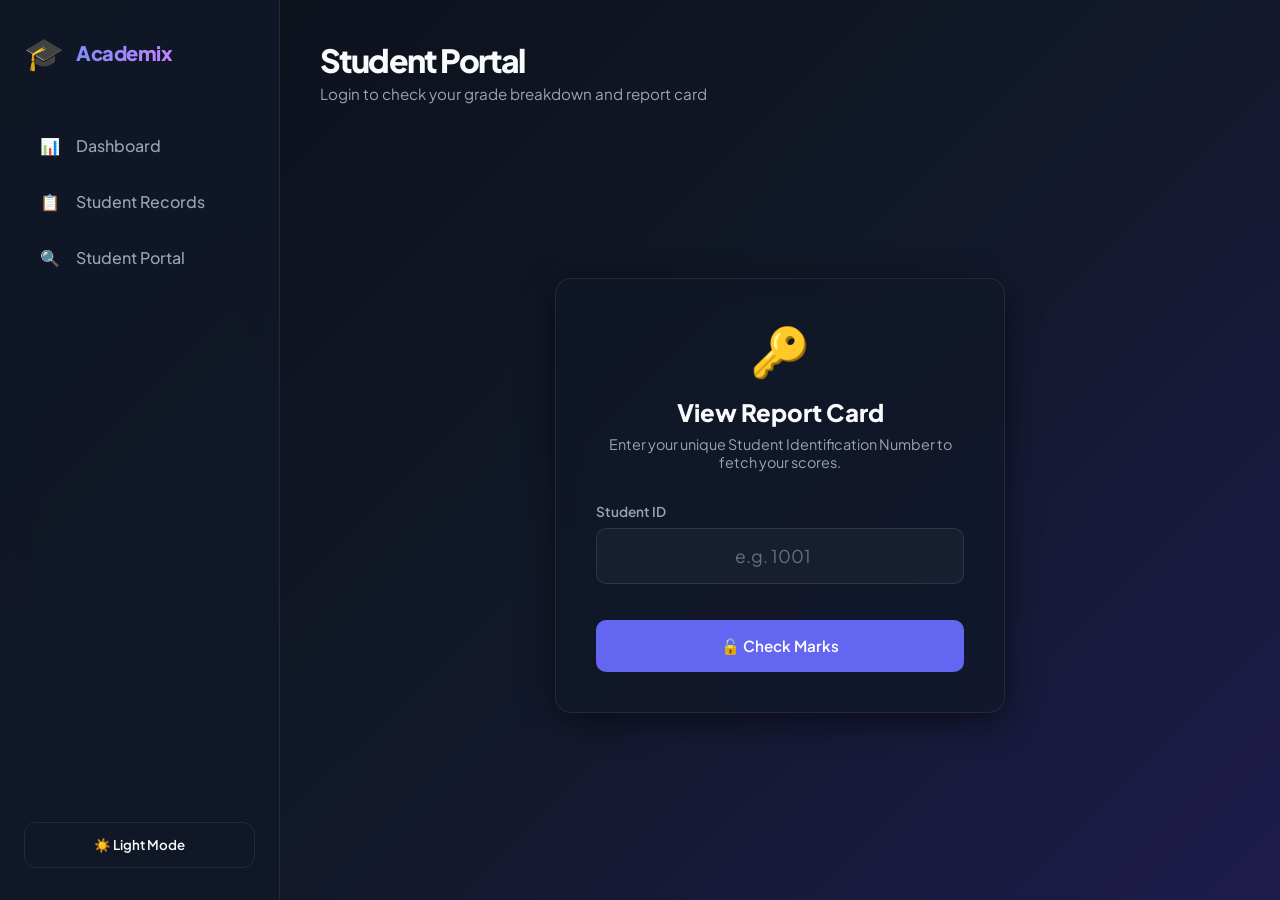
<file: templates/search.html>
<!DOCTYPE html>
<html lang="en" data-theme="dark">
<head>
    <meta charset="UTF-8">
    <meta name="viewport" content="width=device-width, initial-scale=1.0">
    <title>Student Portal - Student Management System</title>
    <link rel="stylesheet" href="/static/css/style.css">
</head>
<body>

<div class="app-container">
    <!-- Sidebar Navigation -->
    <aside class="sidebar">
        <div>
            <div class="brand-section">
                <span class="brand-logo">🎓</span>
                <span class="brand-name">Academix</span>
            </div>
            <ul class="nav-links">
                <li class="nav-item" id="nav-dashboard">
                    <a href="/">
                        <span>📊</span>
                        <span>Dashboard</span>
                    </a>
                </li>
                <li class="nav-item" id="nav-view">
                    <a href="/view">
                        <span>📋</span>
                        <span>Student Records</span>
                    </a>
                </li>
                <li class="nav-item active" id="nav-search">
                    <a href="/search">
                        <span>🔍</span>
                        <span>Student Portal</span>
                    </a>
                </li>
            </ul>
        </div>
        <div class="sidebar-footer">
            <button id="theme-toggle" class="theme-toggle-btn">☀️ Light Mode</button>
        </div>
    </aside>

    <!-- Main Content Area -->
    <main class="main-content">
        <header class="header-container">
            <div>
                <h1 class="page-title">Student Portal</h1>
                <p class="page-subtitle">Login to check your grade breakdown and report card</p>
            </div>
        </header>

        <!-- Centered Portal Card -->
        <div class="portal-container">
            <div class="glass-panel portal-card">
                <div class="portal-icon">🔑</div>
                <h2 style="margin-bottom: 0.5rem; font-weight: 800;">View Report Card</h2>
                <p style="color: var(--text-secondary); margin-bottom: 2rem; font-size: 0.9rem;">
                    Enter your unique Student Identification Number to fetch your scores.
                </p>
                
                <form action="/student" method="POST" style="text-align: left;">
                    <div class="form-group">
                        <label for="portal_student_id">Student ID</label>
                        <input type="number" 
                               id="portal_student_id" 
                               name="student_id" 
                               placeholder="e.g. 1001" 
                               required 
                               style="font-size: 1.1rem; padding: 1rem; text-align: center;">
                    </div>
                    
                    <button type="submit" class="btn btn-primary" style="width: 100%; margin-top: 1rem; padding: 1rem;">
                        🔓 Check Marks
                    </button>
                </form>
            </div>
        </div>
    </main>
</div>

<script src="/static/js/main.js"></script>
</body>
</html>
</file>
<file: static/css/style.css>
@import url('https://fonts.googleapis.com/css2?family=Plus+Jakarta+Sans:wght@300;400;500;600;700;800&display=swap');

:root {
    --font-family: 'Plus Jakarta Sans', sans-serif;
    
    /* Dark Theme (Default) Variables */
    --bg-gradient: linear-gradient(135deg, #0b0f19 0%, #111827 50%, #1e1b4b 100%);
    --panel-bg: rgba(17, 24, 39, 0.7);
    --panel-border: rgba(255, 255, 255, 0.08);
    --text-primary: #f9fafb;
    --text-secondary: #9ca3af;
    --accent: #6366f1;
    --accent-hover: #4f46e5;
    --accent-glow: rgba(99, 102, 241, 0.25);
    --success: #10b981;
    --warning: #f59e0b;
    --danger: #ef4444;
    --card-shadow: 0 8px 32px 0 rgba(0, 0, 0, 0.5);
    --card-radius: 16px;
    --table-header-bg: rgba(31, 41, 55, 0.8);
    --table-row-hover: rgba(255, 255, 255, 0.03);
    --input-bg: rgba(31, 41, 55, 0.5);
    --input-border: rgba(255, 255, 255, 0.1);
    --sidebar-bg: rgba(17, 24, 39, 0.85);
}

[data-theme="light"] {
    /* Light Theme Variables */
    --bg-gradient: linear-gradient(135deg, #f3f4f6 0%, #e5e7eb 50%, #dbeafe 100%);
    --panel-bg: rgba(255, 255, 255, 0.75);
    --panel-border: rgba(0, 0, 0, 0.06);
    --text-primary: #111827;
    --text-secondary: #4b5563;
    --accent: #4f46e5;
    --accent-hover: #4338ca;
    --accent-glow: rgba(79, 70, 229, 0.15);
    --success: #059669;
    --warning: #d97706;
    --danger: #dc2626;
    --card-shadow: 0 8px 32px 0 rgba(31, 38, 135, 0.05);
    --table-header-bg: rgba(243, 244, 246, 0.9);
    --table-row-hover: rgba(0, 0, 0, 0.02);
    --input-bg: rgba(255, 255, 255, 0.8);
    --input-border: rgba(0, 0, 0, 0.1);
    --sidebar-bg: rgba(255, 255, 255, 0.85);
}

* {
    margin: 0;
    padding: 0;
    box-sizing: border-box;
    font-family: var(--font-family);
    transition: background-color 0.3s ease, border-color 0.3s ease, color 0.15s ease;
}

body {
    background: var(--bg-gradient);
    color: var(--text-primary);
    min-height: 100vh;
    display: flex;
    overflow-x: hidden;
}

/* App Layout */
.app-container {
    display: flex;
    width: 100%;
    min-height: 100vh;
}

/* Sidebar Styling */
.sidebar {
    width: 280px;
    background: var(--sidebar-bg);
    backdrop-filter: blur(16px);
    -webkit-backdrop-filter: blur(16px);
    border-right: 1px solid var(--panel-border);
    padding: 2rem 1.5rem;
    display: flex;
    flex-direction: column;
    justify-content: space-between;
    height: 100vh;
    position: sticky;
    top: 0;
    z-index: 100;
}

.brand-section {
    display: flex;
    align-items: center;
    gap: 0.75rem;
    margin-bottom: 3rem;
}

.brand-logo {
    font-size: 2rem;
}

.brand-name {
    font-size: 1.25rem;
    font-weight: 800;
    background: linear-gradient(to right, #818cf8, #c084fc);
    -webkit-background-clip: text;
    -webkit-text-fill-color: transparent;
    letter-spacing: -0.025em;
}

.nav-links {
    list-style: none;
    display: flex;
    flex-direction: column;
    gap: 0.5rem;
    flex-grow: 1;
}

.nav-item a {
    display: flex;
    align-items: center;
    gap: 1rem;
    padding: 0.85rem 1rem;
    color: var(--text-secondary);
    text-decoration: none;
    border-radius: 12px;
    font-weight: 500;
    transition: all 0.2s ease;
}

.nav-item a:hover {
    color: var(--text-primary);
    background: rgba(255, 255, 255, 0.05);
}

.nav-item.active a {
    color: #fff;
    background: var(--accent);
    box-shadow: 0 4px 14px 0 var(--accent-glow);
}

[data-theme="light"] .nav-item.active a {
    color: #fff;
}

.sidebar-footer {
    display: flex;
    flex-direction: column;
    gap: 1rem;
}

.theme-toggle-btn {
    display: flex;
    align-items: center;
    justify-content: center;
    gap: 0.75rem;
    width: 100%;
    padding: 0.85rem;
    border-radius: 12px;
    border: 1px solid var(--panel-border);
    background: transparent;
    color: var(--text-primary);
    font-weight: 600;
    cursor: pointer;
    transition: all 0.2s ease;
}

.theme-toggle-btn:hover {
    background: rgba(255, 255, 255, 0.05);
}

/* Main Content Styling */
.main-content {
    flex-grow: 1;
    padding: 2.5rem;
    overflow-y: auto;
    max-width: calc(100% - 280px);
}

.header-container {
    display: flex;
    justify-content: space-between;
    align-items: center;
    margin-bottom: 2rem;
}

.page-title {
    font-size: 2rem;
    font-weight: 800;
    letter-spacing: -0.05em;
}

.page-subtitle {
    color: var(--text-secondary);
    font-size: 0.95rem;
    margin-top: 0.25rem;
}

/* Dashboard KPI Grid */
.stats-grid {
    display: grid;
    grid-template-columns: repeat(auto-fit, minmax(220px, 1fr));
    gap: 1.5rem;
    margin-bottom: 2rem;
}

.kpi-card {
    background: var(--panel-bg);
    border: 1px solid var(--panel-border);
    backdrop-filter: blur(8px);
    -webkit-backdrop-filter: blur(8px);
    border-radius: var(--card-radius);
    padding: 1.5rem;
    box-shadow: var(--card-shadow);
    display: flex;
    flex-direction: column;
    justify-content: space-between;
    min-height: 120px;
    position: relative;
    overflow: hidden;
}

.kpi-card::before {
    content: '';
    position: absolute;
    top: 0;
    left: 0;
    width: 4px;
    height: 100%;
    background: var(--accent);
}

.kpi-card.kpi-success::before { background: var(--success); }
.kpi-card.kpi-warning::before { background: var(--warning); }
.kpi-card.kpi-danger::before { background: var(--danger); }

.kpi-title {
    font-size: 0.85rem;
    font-weight: 600;
    color: var(--text-secondary);
    text-transform: uppercase;
    letter-spacing: 0.05em;
}

.kpi-value {
    font-size: 2rem;
    font-weight: 800;
    margin-top: 0.5rem;
    letter-spacing: -0.025em;
}

.kpi-sub {
    font-size: 0.75rem;
    color: var(--text-secondary);
    margin-top: 0.25rem;
}

/* Dashboard Visualizations Grid */
.charts-grid {
    display: grid;
    grid-template-columns: 2fr 1fr;
    gap: 1.5rem;
    margin-bottom: 2rem;
}

@media (max-width: 1024px) {
    .charts-grid {
        grid-template-columns: 1fr;
    }
}

.chart-card {
    background: var(--panel-bg);
    border: 1px solid var(--panel-border);
    border-radius: var(--card-radius);
    padding: 1.5rem;
    box-shadow: var(--card-shadow);
    display: flex;
    flex-direction: column;
}

.chart-card h3 {
    margin-bottom: 1.5rem;
    font-weight: 700;
    font-size: 1.1rem;
}

.chart-container {
    position: relative;
    flex-grow: 1;
    min-height: 280px;
}

/* Forms & Panels */
.panel-grid {
    display: grid;
    grid-template-columns: 1fr 1.5fr;
    gap: 1.5rem;
}

@media (max-width: 900px) {
    .panel-grid {
        grid-template-columns: 1fr;
    }
}

.glass-panel {
    background: var(--panel-bg);
    border: 1px solid var(--panel-border);
    backdrop-filter: blur(12px);
    -webkit-backdrop-filter: blur(12px);
    border-radius: var(--card-radius);
    padding: 2rem;
    box-shadow: var(--card-shadow);
}

.glass-panel h3 {
    margin-bottom: 1.5rem;
    font-size: 1.25rem;
    font-weight: 700;
}

.form-group {
    margin-bottom: 1.25rem;
}

.form-row-2 {
    display: grid;
    grid-template-columns: 1fr 1fr;
    gap: 1rem;
}

label {
    display: block;
    font-size: 0.85rem;
    font-weight: 600;
    color: var(--text-secondary);
    margin-bottom: 0.5rem;
}

input {
    width: 100%;
    background: var(--input-bg);
    border: 1px solid var(--input-border);
    color: var(--text-primary);
    padding: 0.85rem 1rem;
    border-radius: 10px;
    font-size: 0.95rem;
    outline: none;
    transition: all 0.2s ease;
}

input:focus {
    border-color: var(--accent);
    box-shadow: 0 0 0 3px var(--accent-glow);
}

input::placeholder {
    color: var(--text-secondary);
    opacity: 0.6;
}

/* Button Styling */
.btn-group {
    display: grid;
    grid-template-columns: repeat(auto-fit, minmax(100px, 1fr));
    gap: 0.75rem;
    margin-top: 1.5rem;
}

.btn {
    display: inline-flex;
    align-items: center;
    justify-content: center;
    gap: 0.5rem;
    padding: 0.85rem 1.25rem;
    border-radius: 10px;
    font-weight: 600;
    font-size: 0.95rem;
    cursor: pointer;
    border: none;
    transition: all 0.2s ease;
    text-decoration: none;
}

.btn-primary {
    background: var(--accent);
    color: #fff;
}

.btn-primary:hover {
    background: var(--accent-hover);
    box-shadow: 0 4px 12px var(--accent-glow);
}

.btn-success {
    background: var(--success);
    color: #fff;
}

.btn-success:hover {
    background: rgba(16, 185, 129, 0.8);
    box-shadow: 0 4px 12px rgba(16, 185, 129, 0.3);
}

.btn-warning {
    background: var(--warning);
    color: #fff;
}

.btn-warning:hover {
    box-shadow: 0 4px 12px rgba(245, 158, 11, 0.3);
}

.btn-danger {
    background: var(--danger);
    color: #fff;
}

.btn-danger:hover {
    box-shadow: 0 4px 12px rgba(239, 68, 68, 0.3);
}

.btn-secondary {
    background: var(--input-bg);
    border: 1px solid var(--panel-border);
    color: var(--text-primary);
}

.btn-secondary:hover {
    background: rgba(255, 255, 255, 0.08);
}

/* Table Card & Data Tables */
.table-card {
    background: var(--panel-bg);
    border: 1px solid var(--panel-border);
    border-radius: var(--card-radius);
    box-shadow: var(--card-shadow);
    overflow: hidden;
    margin-bottom: 2rem;
}

.table-header-tools {
    display: flex;
    justify-content: space-between;
    align-items: center;
    padding: 1.5rem;
    border-bottom: 1px solid var(--panel-border);
    flex-wrap: wrap;
    gap: 1rem;
}

.search-bar-container {
    position: relative;
    max-width: 320px;
    width: 100%;
}

.search-bar-container input {
    padding-left: 2.5rem;
}

.search-icon {
    position: absolute;
    left: 0.95rem;
    top: 50%;
    transform: translateY(-50%);
    color: var(--text-secondary);
    pointer-events: none;
}

.table-wrapper {
    overflow-x: auto;
    width: 100%;
}

table {
    width: 100%;
    border-collapse: collapse;
    text-align: left;
}

th {
    background: var(--table-header-bg);
    color: var(--text-secondary);
    font-size: 0.8rem;
    font-weight: 700;
    text-transform: uppercase;
    letter-spacing: 0.05rem;
    padding: 1rem 1.5rem;
    border-bottom: 1px solid var(--panel-border);
}

td {
    padding: 1rem 1.5rem;
    border-bottom: 1px solid var(--panel-border);
    font-size: 0.95rem;
    color: var(--text-primary);
}

tr:last-child td {
    border-bottom: none;
}

tr {
    transition: background-color 0.15s ease;
}

tr:hover {
    background-color: var(--table-row-hover);
}

.grade-badge {
    display: inline-flex;
    align-items: center;
    padding: 0.25rem 0.65rem;
    border-radius: 9999px;
    font-size: 0.75rem;
    font-weight: 700;
    letter-spacing: 0.025em;
}

.badge-a { background: rgba(16, 185, 129, 0.15); color: var(--success); }
.badge-b { background: rgba(99, 102, 241, 0.15); color: var(--accent); }
.badge-c { background: rgba(245, 158, 11, 0.15); color: var(--warning); }
.badge-d { background: rgba(239, 68, 68, 0.15); color: var(--danger); }
.badge-f { background: rgba(239, 68, 68, 0.25); color: var(--danger); border: 1px solid rgba(239, 68, 68, 0.5); }

/* Portal Login & Student View */
.portal-container {
    display: flex;
    align-items: center;
    justify-content: center;
    min-height: 80vh;
    width: 100%;
}

.portal-card {
    max-width: 450px;
    width: 100%;
    padding: 2.5rem;
    text-align: center;
}

.portal-icon {
    font-size: 3rem;
    margin-bottom: 1rem;
}

.report-card {
    max-width: 750px;
    margin: 0 auto;
    background: var(--panel-bg);
    border: 1px solid var(--panel-border);
    border-radius: var(--card-radius);
    padding: 2.5rem;
    box-shadow: var(--card-shadow);
}

.report-header {
    display: flex;
    justify-content: space-between;
    align-items: center;
    border-bottom: 2px dashed var(--panel-border);
    padding-bottom: 1.5rem;
    margin-bottom: 2rem;
}

.student-info h2 {
    font-size: 1.75rem;
    font-weight: 800;
}

.student-info p {
    color: var(--text-secondary);
    margin-top: 0.25rem;
}

.grade-banner {
    text-align: right;
}

.grade-circle {
    width: 80px;
    height: 80px;
    border-radius: 50%;
    background: var(--accent-glow);
    border: 2px solid var(--accent);
    display: flex;
    align-items: center;
    justify-content: center;
    font-size: 2rem;
    font-weight: 800;
    color: var(--accent);
    box-shadow: 0 0 20px 0 var(--accent-glow);
}

.report-grid {
    display: grid;
    grid-template-columns: 1.8fr 1.2fr;
    gap: 2rem;
}

@media (max-width: 768px) {
    .report-grid {
        grid-template-columns: 1fr;
    }
}

.subject-scores {
    display: flex;
    flex-direction: column;
    gap: 1.25rem;
}

.subject-progress-row {
    display: flex;
    flex-direction: column;
    gap: 0.5rem;
}

.progress-header {
    display: flex;
    justify-content: space-between;
    font-size: 0.9rem;
    font-weight: 600;
}

.progress-bar-bg {
    width: 100%;
    height: 8px;
    background: var(--input-bg);
    border-radius: 9999px;
    overflow: hidden;
}

.progress-bar-fill {
    height: 100%;
    background: var(--accent);
    border-radius: 9999px;
    transition: width 1s cubic-bezier(0.4, 0, 0.2, 1);
}

.report-summary-card {
    background: rgba(255, 255, 255, 0.02);
    border: 1px solid var(--panel-border);
    border-radius: 12px;
    padding: 1.5rem;
    display: flex;
    flex-direction: column;
    justify-content: space-between;
}

.summary-item {
    display: flex;
    justify-content: space-between;
    padding: 0.75rem 0;
    border-bottom: 1px solid var(--panel-border);
    font-size: 0.95rem;
}

.summary-item:last-of-type {
    border-bottom: none;
}

.summary-label {
    color: var(--text-secondary);
    font-weight: 500;
}

.summary-value {
    font-weight: 700;
}

.tutor-feedback {
    margin-top: 1.5rem;
    padding: 1rem;
    background: rgba(99, 102, 241, 0.06);
    border-left: 3px solid var(--accent);
    border-radius: 0 8px 8px 0;
    font-size: 0.875rem;
    line-height: 1.4;
}

/* Toast Notifications */
.toast-container {
    position: fixed;
    bottom: 2rem;
    right: 2rem;
    display: flex;
    flex-direction: column;
    gap: 0.75rem;
    z-index: 9999;
}

.toast {
    background: var(--toast-bg);
    border: 1px solid var(--panel-border);
    border-left: 4px solid var(--accent);
    color: var(--text-primary);
    padding: 1rem 1.5rem;
    border-radius: 10px;
    box-shadow: 0 10px 25px -5px rgba(0,0,0,0.1), 0 10px 10px -5px rgba(0,0,0,0.04);
    display: flex;
    align-items: center;
    gap: 0.75rem;
    transform: translateY(100px);
    opacity: 0;
    animation: toast-in 0.35s cubic-bezier(0.16, 1, 0.3, 1) forwards;
}

.toast.toast-success { border-left-color: var(--success); }
.toast.toast-danger { border-left-color: var(--danger); }
.toast.toast-warning { border-left-color: var(--warning); }

@keyframes toast-in {
    to {
        transform: translateY(0);
        opacity: 1;
    }
}

.toast.toast-out {
    animation: toast-out 0.25s ease forwards;
}

@keyframes toast-out {
    to {
        transform: translateY(-20px);
        opacity: 0;
    }
}

/* Responsive Overrides */
@media (max-width: 768px) {
    .app-container {
        flex-direction: column;
    }
    
    .sidebar {
        width: 100%;
        height: auto;
        position: relative;
        padding: 1.5rem;
    }
    
    .brand-section {
        margin-bottom: 1.5rem;
    }
    
    .nav-links {
        flex-direction: row;
        flex-wrap: wrap;
        gap: 0.5rem;
    }
    
    .main-content {
        max-width: 100%;
        padding: 1.5rem;
    }
}
</file>
